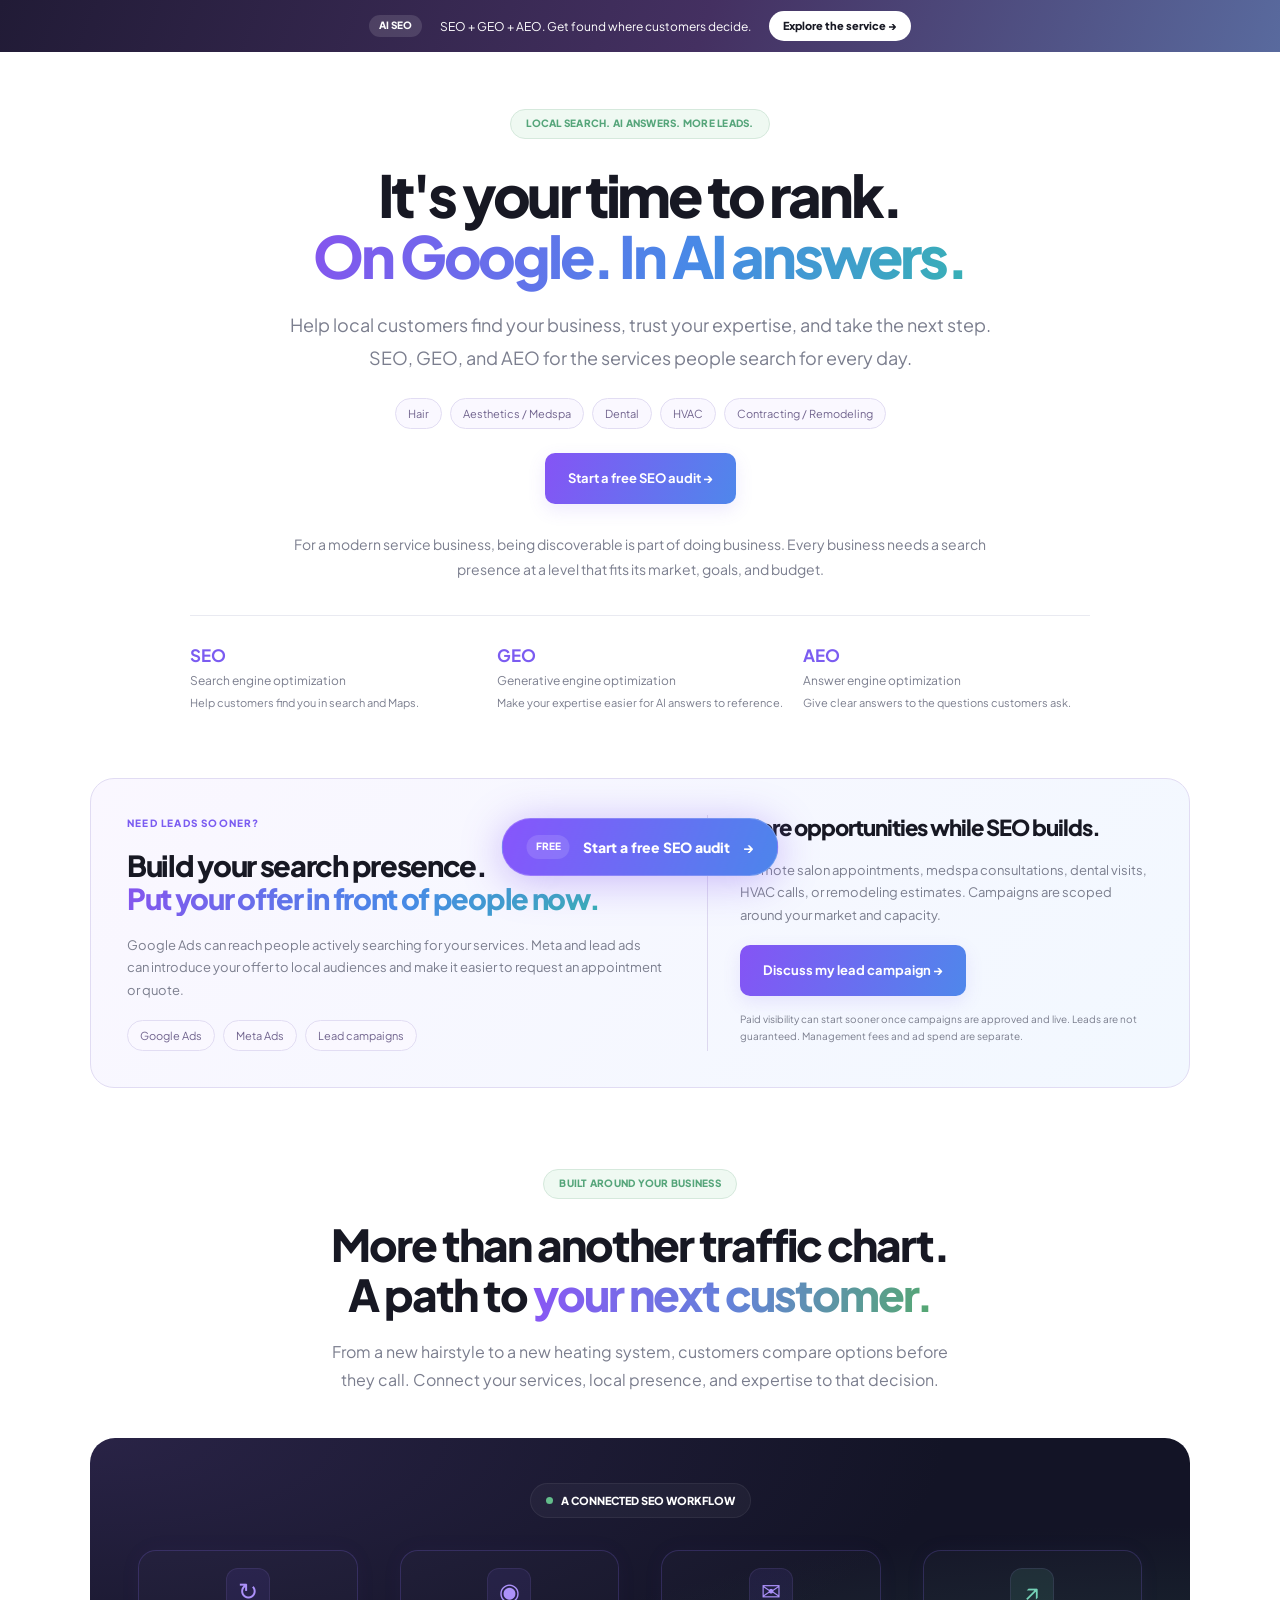
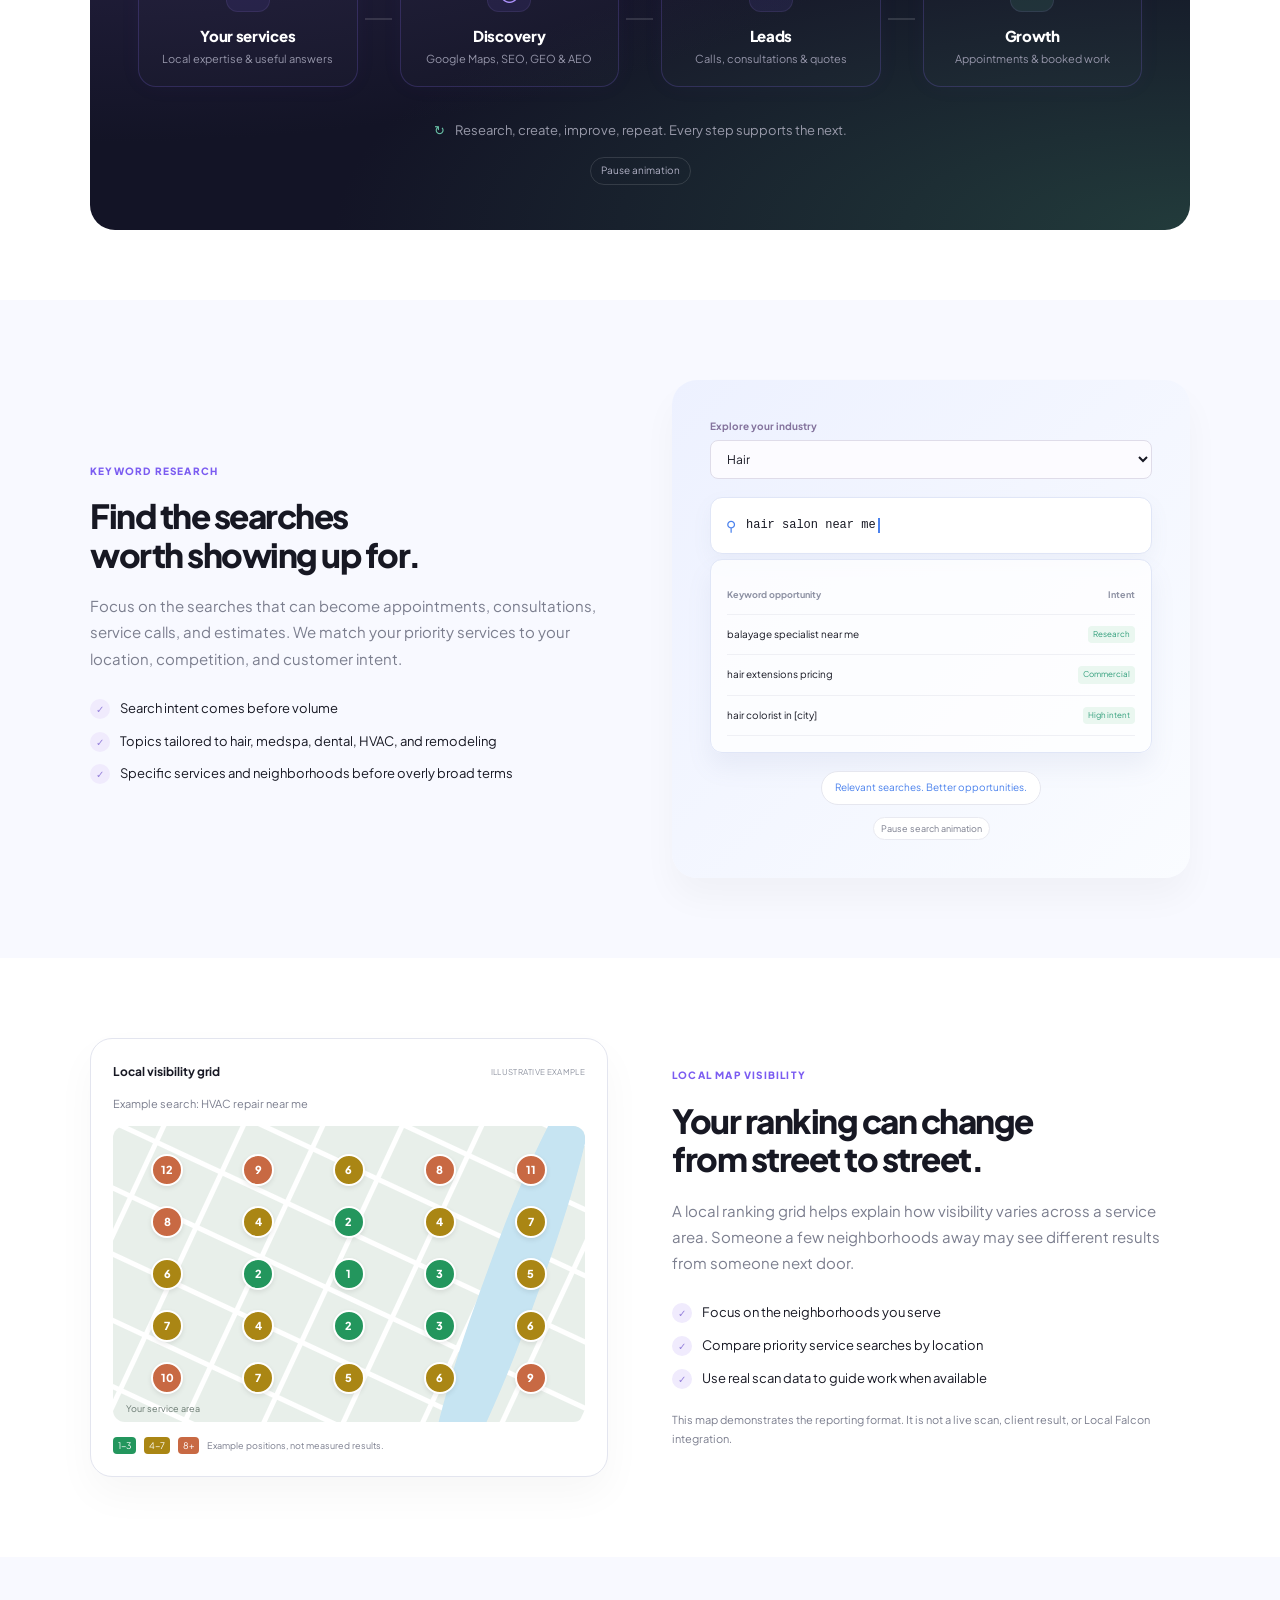
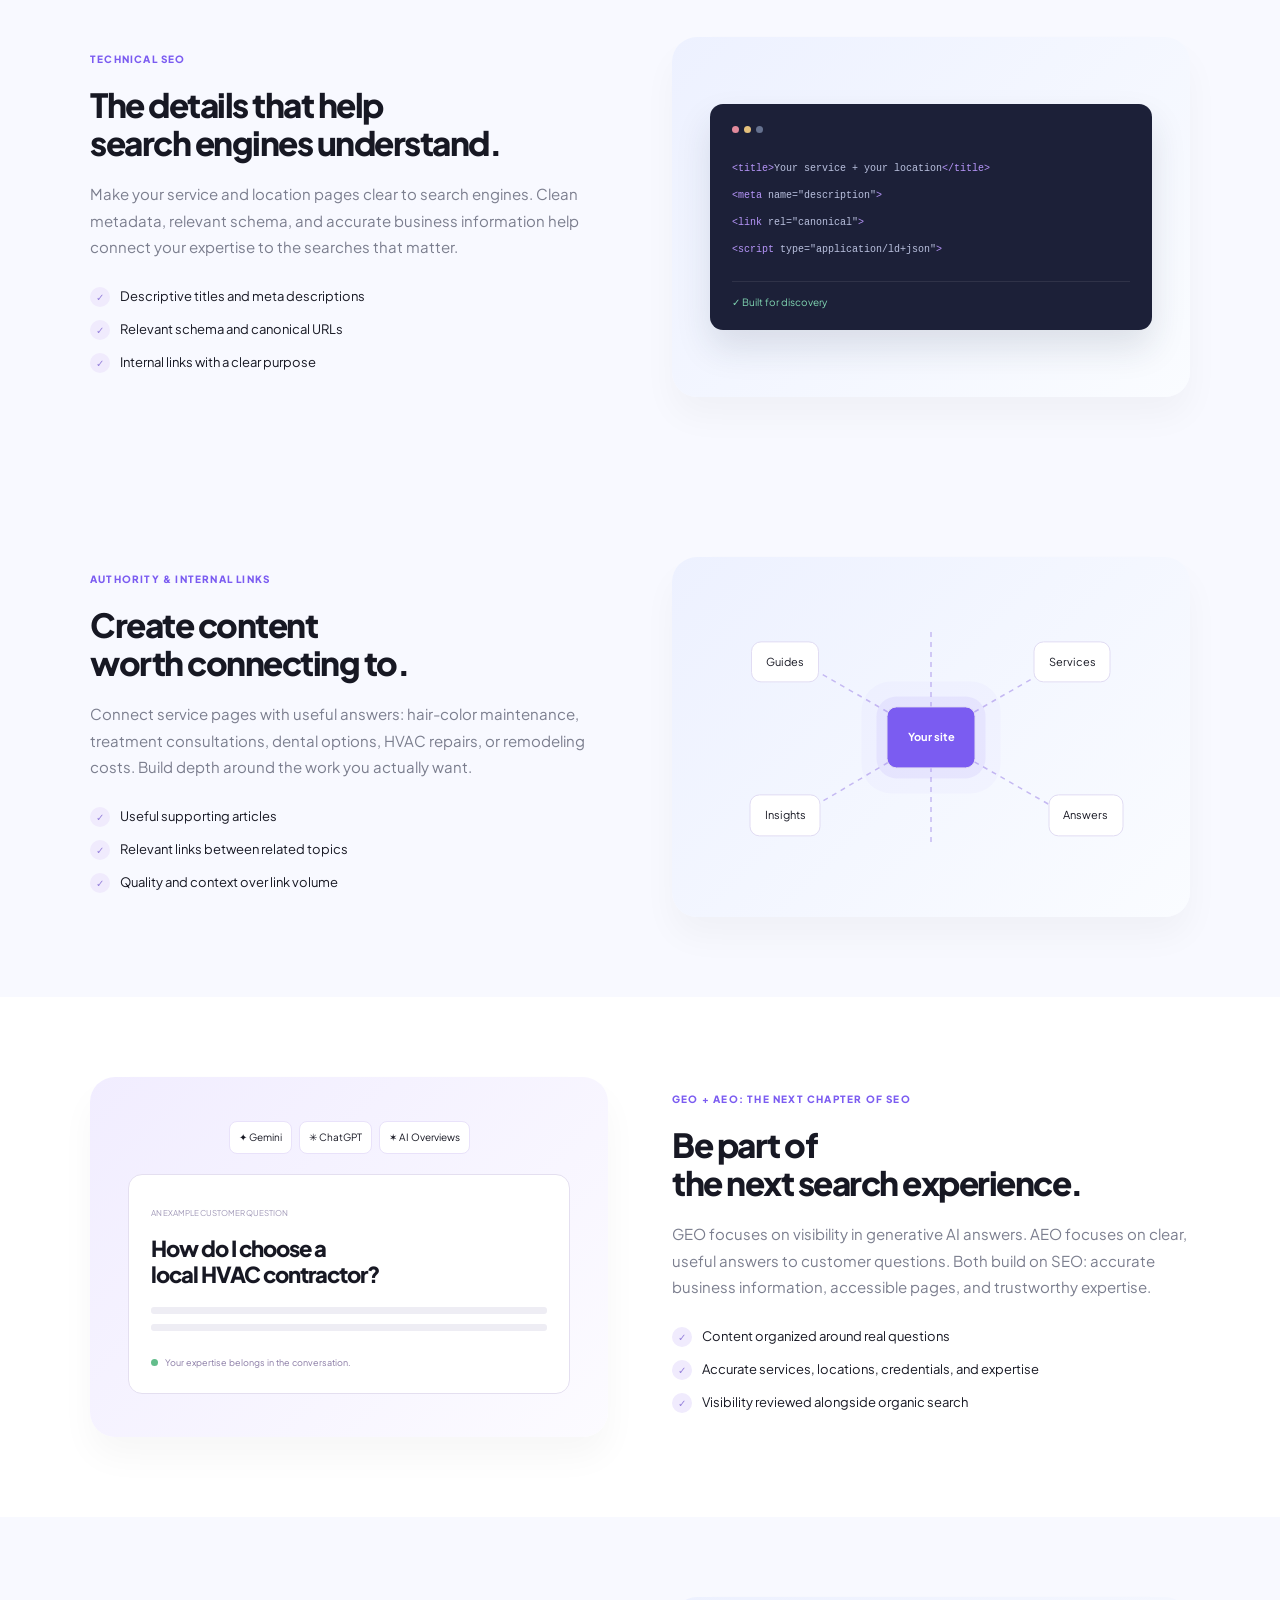
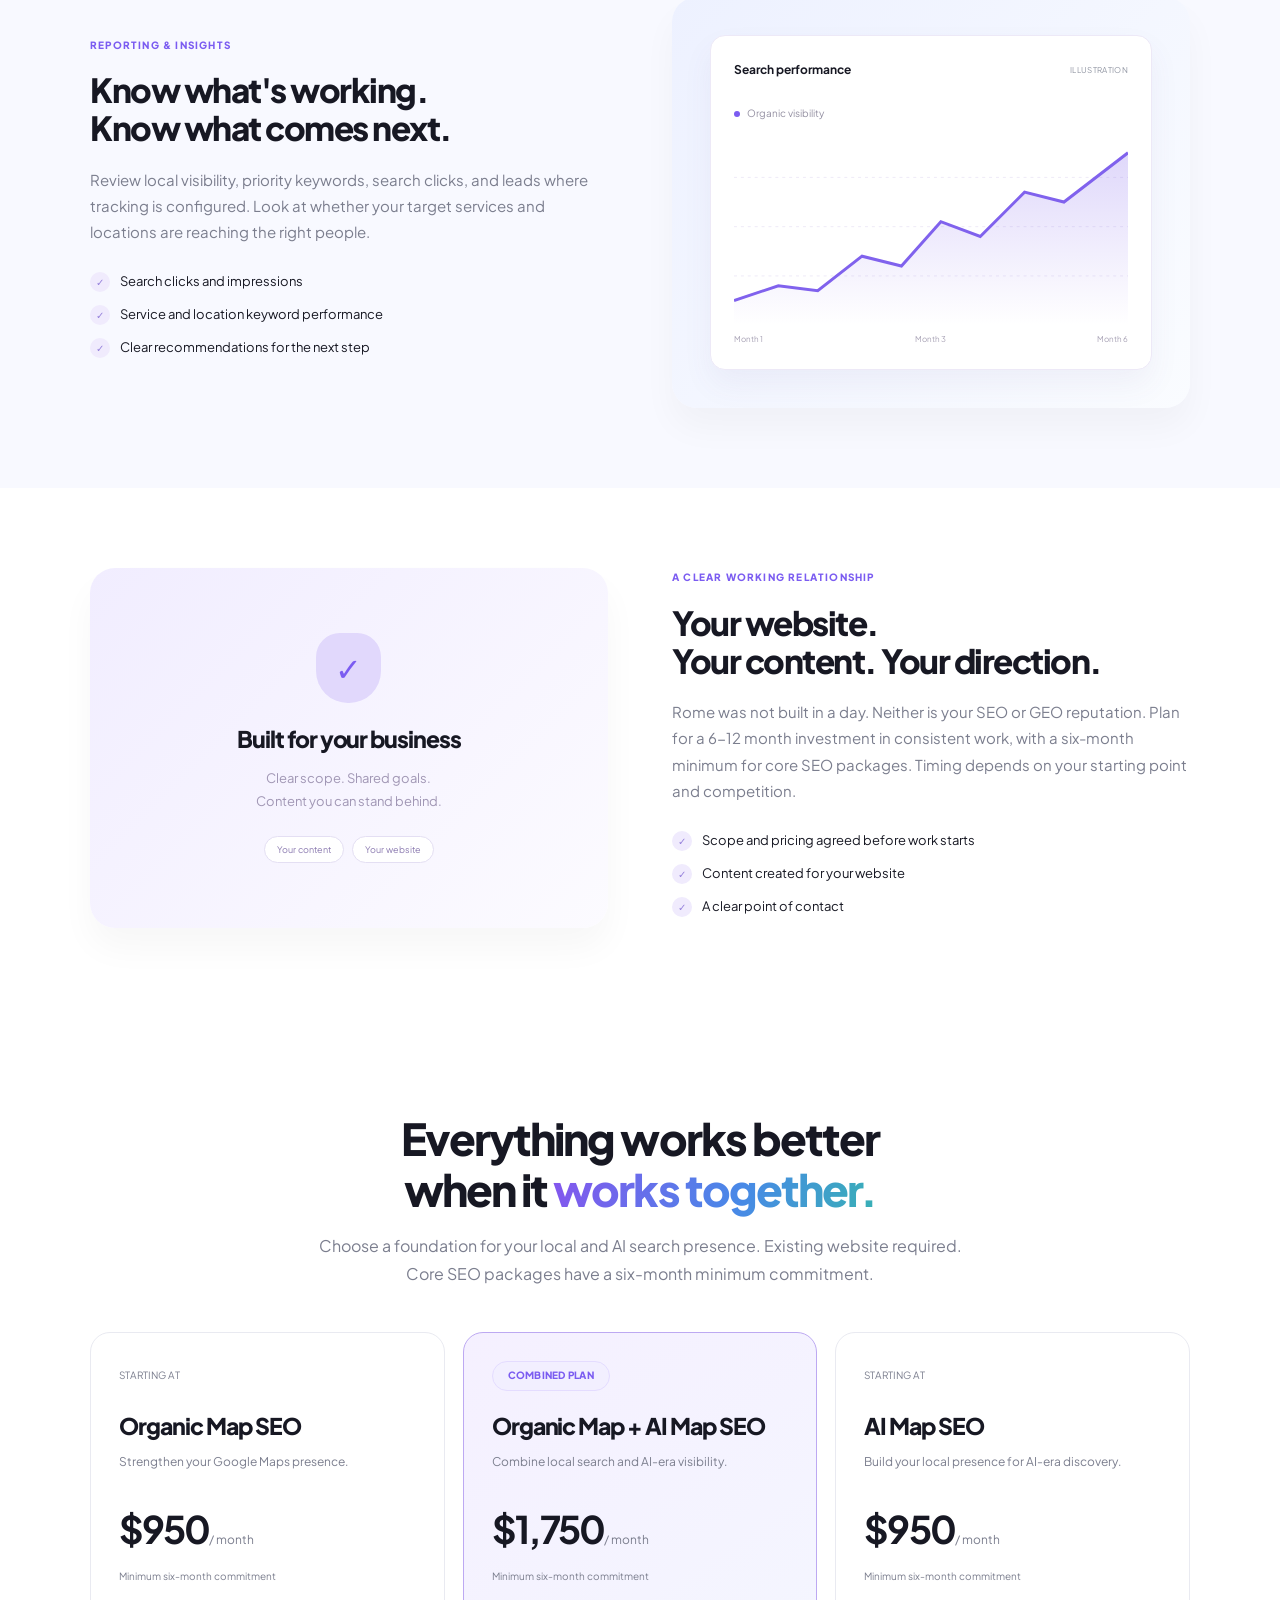
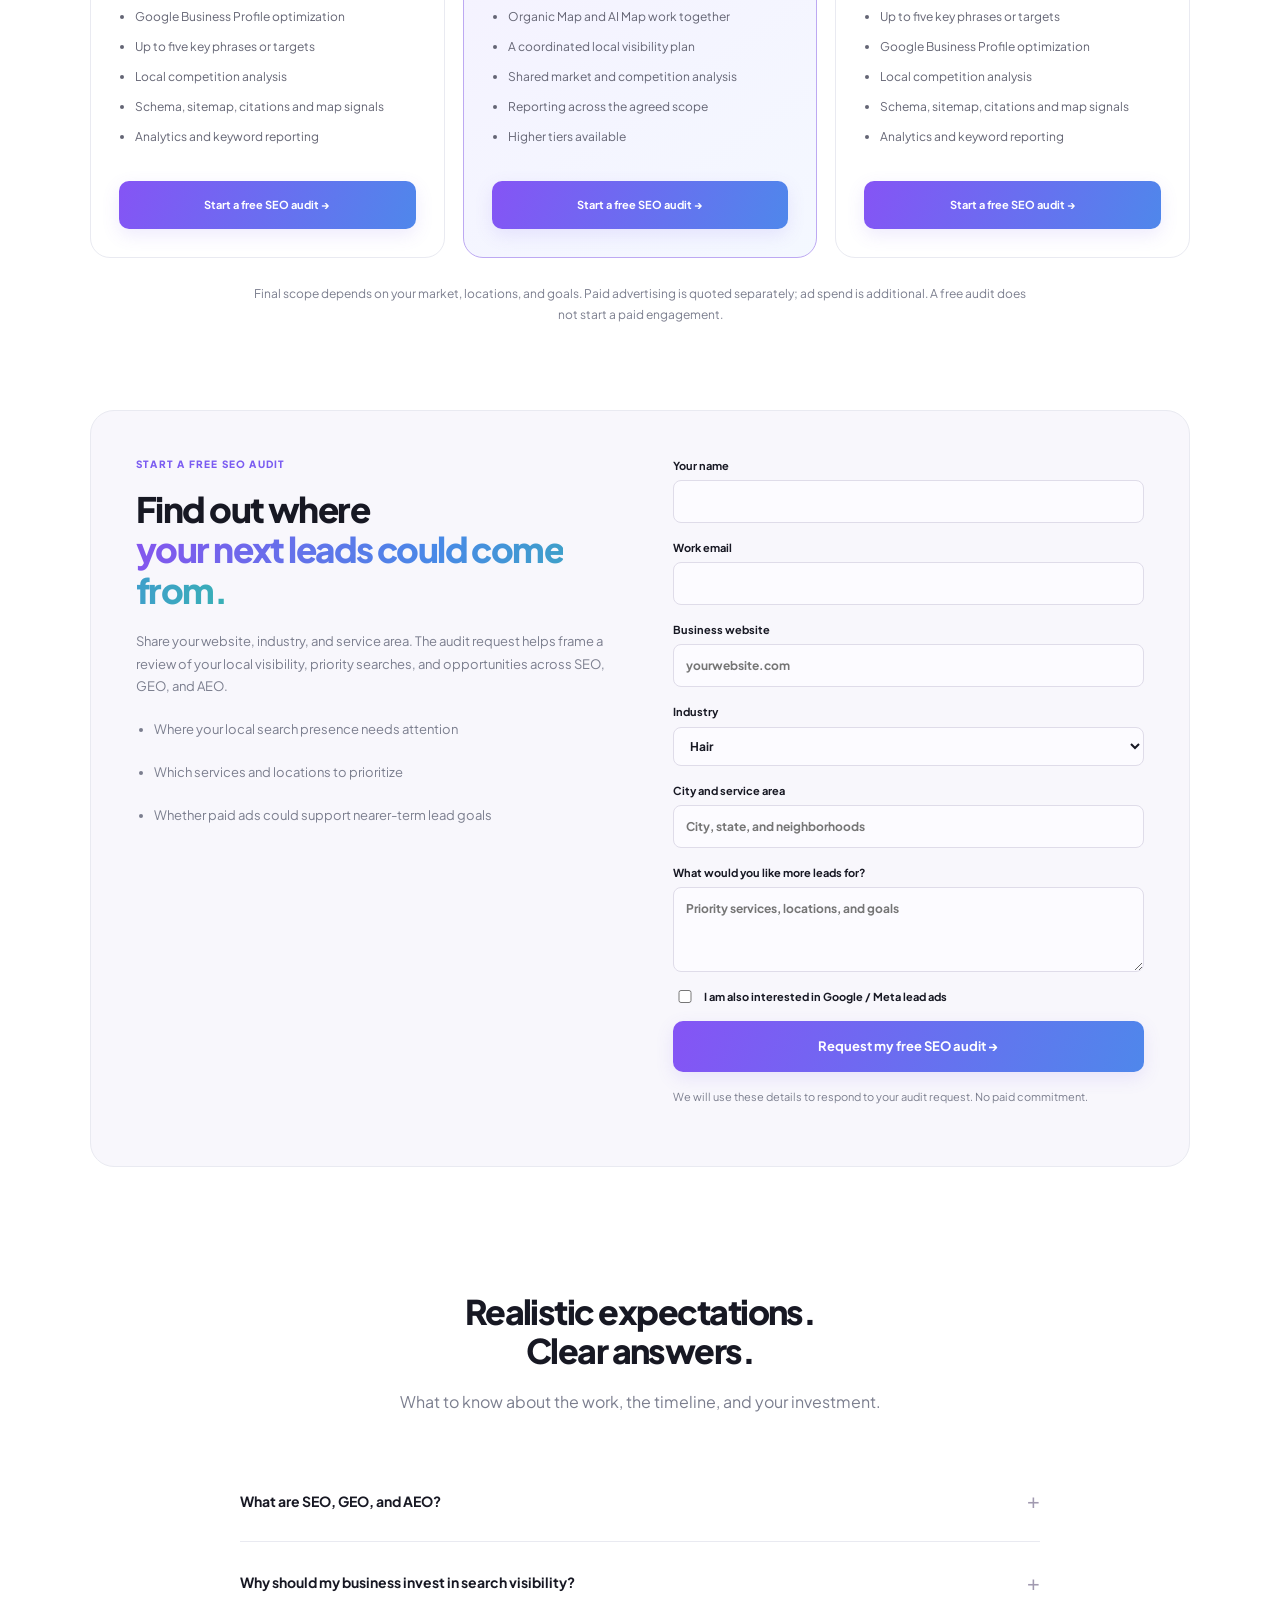
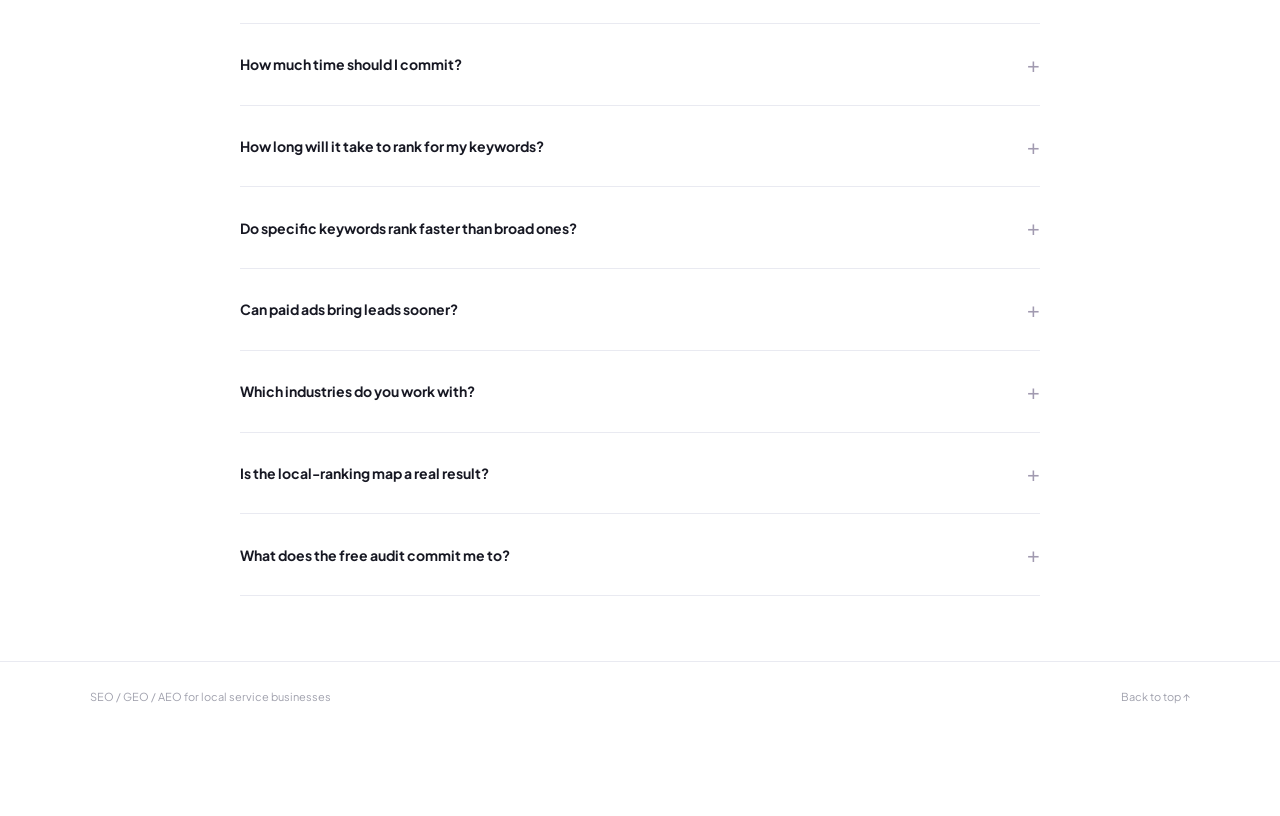
<file: index.html>
<!DOCTYPE html>
<html lang="en">
<head>
<meta charset="UTF-8">
<meta name="viewport" content="width=device-width, initial-scale=1">
<title>SEO, GEO &amp; AEO for Local Service Businesses</title>
<meta name="description" content="SEO, GEO, AEO and paid lead campaigns for hair salons, medspas, dentists, HVAC businesses and remodeling contractors.">
<link rel="preconnect" href="https://fonts.googleapis.com">
<link rel="preconnect" href="https://fonts.gstatic.com" crossorigin>
<link href="https://fonts.googleapis.com/css2?family=Plus+Jakarta+Sans:wght@400;500;600;700;800&display=swap" rel="stylesheet">
<link rel="stylesheet" href="style.css">
<script src="script.js" defer></script>
</head>
<body>
<a class="skip" href="#main">Skip to content</a>
<header class="announcement"><span class="mini-pill">AI SEO</span><span>SEO + GEO + AEO. Get found where customers decide.</span><a href="#features">Explore the service <span aria-hidden="true">&#8594;</span></a></header>
<main id="main">
<section class="hero container">
<span class="badge green">LOCAL SEARCH. AI ANSWERS. MORE LEADS.</span>
<h1>It's your time to rank.<br><span class="gradient">On Google. In AI answers.</span></h1>
<p>Help local customers find your business, trust your expertise, and take the next step.<br class="desktop"> SEO, GEO, and AEO for the services people search for every day.</p>
<div class="niche-labels"><span>Hair</span><span>Aesthetics / Medspa</span><span>Dental</span><span>HVAC</span><span>Contracting / Remodeling</span></div><a href="#audit" class="button">Start a free SEO audit &#8594;</a><p class="hero-context">For a modern service business, being discoverable is part of doing business. Every business needs a search presence at a level that fits its market, goals, and budget.</p><div class="search-definitions"><p><b>SEO</b> Search engine optimization<br><small>Help customers find you in search and Maps.</small></p><p><b>GEO</b> Generative engine optimization<br><small>Make your expertise easier for AI answers to reference.</small></p><p><b>AEO</b> Answer engine optimization<br><small>Give clear answers to the questions customers ask.</small></p></div>
</section>
<section class="ads-intro container" id="paid-ads"><div><span class="eyebrow">NEED LEADS SOONER?</span><h2>Build your search presence.<br><span class="gradient">Put your offer in front of people now.</span></h2><p>Google Ads can reach people actively searching for your services. Meta and lead ads can introduce your offer to local audiences and make it easier to request an appointment or quote.</p><div class="paid-tags"><span>Google Ads</span><span>Meta Ads</span><span>Lead campaigns</span></div></div><div class="ads-action"><h3>More opportunities while SEO builds.</h3><p>Promote salon appointments, medspa consultations, dental visits, HVAC calls, or remodeling estimates. Campaigns are scoped around your market and capacity.</p><a class="button" href="#audit">Discuss my lead campaign &#8594;</a><small>Paid visibility can start sooner once campaigns are approved and live. Leads are not guaranteed. Management fees and ad spend are separate.</small></div></section>
<section class="results container" id="approach">
<div class="section-heading"><span class="badge green">BUILT AROUND YOUR BUSINESS</span><h2>More than another traffic chart.<br>A path to <span class="gradient green-end">your next customer.</span></h2><p>From a new hairstyle to a new heating system, customers compare options before they call. Connect your services, local presence, and expertise to that decision.</p></div>
<div class="pipeline">
<span class="live-label"><i></i> A CONNECTED SEO WORKFLOW</span>
<div class="stages"><div class="stage"><span class="stage-icon">&#8635;</span><h3>Your services</h3><p>Local expertise &amp; useful answers</p></div><div class="stage"><span class="stage-icon">&#9673;</span><h3>Discovery</h3><p>Google Maps, SEO, GEO &amp; AEO</p></div><div class="stage"><span class="stage-icon">&#9993;</span><h3>Leads</h3><p>Calls, consultations &amp; quotes</p></div><div class="stage"><span class="stage-icon">&#8599;</span><h3>Growth</h3><p>Appointments &amp; booked work</p></div></div>
<p class="pipeline-note"><span>&#8635;</span> Research, create, improve, repeat. Every step supports the next.</p>
<button class="workflow-toggle" type="button" aria-pressed="false">Pause animation</button>
</div>
</section>
<section id="features" class="features">

<section class="feature alternate" id="keywords"><div class="container feature-grid"><div class="feature-art art-keywords" aria-label="Keyword research illustration"><div class="niche-select"><label for="niche-example">Explore your industry</label><select id="niche-example"><option value="hair">Hair</option><option value="medspa">Aesthetics / Medspa</option><option value="dental">Dental</option><option value="hvac">HVAC</option><option value="remodeling">Contracting / Remodeling</option></select></div><div class="search-box" role="img" aria-label="Someone typing hair salon near me"><span aria-hidden="true">&#9906;</span><span class="search-query" aria-hidden="true">hair salon near me</span><i class="cursor" aria-hidden="true"></i></div><div class="keyword-table"><div><b>Keyword opportunity</b><b>Intent</b></div><div><span>balayage specialist near me</span><em>Research</em></div><div><span>hair extensions pricing</span><em>Commercial</em></div><div><span>hair colorist in [city]</span><em>High intent</em></div></div><div class="float-note">Relevant searches. Better opportunities.</div><button class="search-toggle overview-toggle" type="button" aria-pressed="false">Pause search animation</button></div><div class="feature-copy"><span class="eyebrow">Keyword research</span><h3>Find the searches<br>worth showing up for.</h3><p>Focus on the searches that can become appointments, consultations, service calls, and estimates. We match your priority services to your location, competition, and customer intent.</p><ul><li>Search intent comes before volume</li><li>Topics tailored to hair, medspa, dental, HVAC, and remodeling</li><li>Specific services and neighborhoods before overly broad terms</li></ul></div></div></section>
<section class="feature" id="local-map"><div class="container feature-grid"><figure class="local-map"><div class="mock-head"><b>Local visibility grid</b><span>ILLUSTRATIVE EXAMPLE</span></div><p class="map-query">Example search: HVAC repair near me</p><div class="rank-map" role="img" aria-label="Illustrative 5 by 5 grid of local search positions, ranging from 1 to 12. Not client results."><div class="map-river"></div><span class="map-place">Your service area</span><div class="rank-grid"><span class="rank-dot rank-low">12</span><span class="rank-dot rank-low">9</span><span class="rank-dot rank-mid">6</span><span class="rank-dot rank-low">8</span><span class="rank-dot rank-low">11</span><span class="rank-dot rank-low">8</span><span class="rank-dot rank-mid">4</span><span class="rank-dot rank-good">2</span><span class="rank-dot rank-mid">4</span><span class="rank-dot rank-mid">7</span><span class="rank-dot rank-mid">6</span><span class="rank-dot rank-good">2</span><span class="rank-dot rank-good">1</span><span class="rank-dot rank-good">3</span><span class="rank-dot rank-mid">5</span><span class="rank-dot rank-mid">7</span><span class="rank-dot rank-mid">4</span><span class="rank-dot rank-good">2</span><span class="rank-dot rank-good">3</span><span class="rank-dot rank-mid">6</span><span class="rank-dot rank-low">10</span><span class="rank-dot rank-mid">7</span><span class="rank-dot rank-mid">5</span><span class="rank-dot rank-mid">6</span><span class="rank-dot rank-low">9</span></div></div><figcaption><span class="rank-key good">1-3</span><span class="rank-key mid">4-7</span><span class="rank-key low">8+</span><span>Example positions, not measured results.</span></figcaption></figure><div class="feature-copy"><span class="eyebrow">LOCAL MAP VISIBILITY</span><h3>Your ranking can change<br>from street to street.</h3><p>A local ranking grid helps explain how visibility varies across a service area. Someone a few neighborhoods away may see different results from someone next door.</p><ul><li>Focus on the neighborhoods you serve</li><li>Compare priority service searches by location</li><li>Use real scan data to guide work when available</li></ul><p class="map-disclaimer">This map demonstrates the reporting format. It is not a live scan, client result, or Local Falcon integration.</p></div></div></section>
<section class="feature alternate" id="technical"><div class="container feature-grid"><div class="feature-art art-technical" aria-label="Technical SEO illustration"><div class="code"><div class="window-dots"><i></i><i></i><i></i></div><p><span>&lt;title&gt;</span>Your service + your location<span>&lt;/title&gt;</span></p><p><span>&lt;meta</span> name="description"<span>&gt;</span></p><p><span>&lt;link</span> rel="canonical"<span>&gt;</span></p><p><span>&lt;script</span> type="application/ld+json"<span>&gt;</span></p><div class="code-status">&#10003; Built for discovery</div></div></div><div class="feature-copy"><span class="eyebrow">Technical SEO</span><h3>The details that help<br>search engines understand.</h3><p>Make your service and location pages clear to search engines. Clean metadata, relevant schema, and accurate business information help connect your expertise to the searches that matter.</p><ul><li>Descriptive titles and meta descriptions</li><li>Relevant schema and canonical URLs</li><li>Internal links with a clear purpose</li></ul></div></div></section>
<section class="feature alternate" id="authority"><div class="container feature-grid"><div class="feature-art art-authority" aria-label="Authority & internal links illustration"><div class="network"><svg viewBox="0 0 400 260" aria-hidden="true"><path d="M200 130L70 55M200 130L330 55M200 130L65 210M200 130L340 210M200 130L200 25M200 130L200 240"/></svg><b class="hub">Your site</b><span class="node n1">Guides</span><span class="node n2">Services</span><span class="node n3">Insights</span><span class="node n4">Answers</span></div></div><div class="feature-copy"><span class="eyebrow">Authority & internal links</span><h3>Create content<br>worth connecting to.</h3><p>Connect service pages with useful answers: hair-color maintenance, treatment consultations, dental options, HVAC repairs, or remodeling costs. Build depth around the work you actually want.</p><ul><li>Useful supporting articles</li><li>Relevant links between related topics</li><li>Quality and context over link volume</li></ul></div></div></section>
<section class="feature " id="ai"><div class="container feature-grid"><div class="feature-art art-ai" aria-label="AI search visibility illustration"><div class="ai-chips"><span>&#10022; Gemini</span><span>&#10035; ChatGPT</span><span>&#10038; AI Overviews</span></div><div class="answer"><small>AN EXAMPLE CUSTOMER QUESTION</small><h4>How do I choose a<br>local HVAC contractor?</h4><div class="line"></div><div class="line"></div><div class="citation"><i></i> Your expertise belongs in the conversation.</div></div></div><div class="feature-copy"><span class="eyebrow">GEO + AEO: the next chapter of SEO</span><h3>Be part of<br>the next search experience.</h3><p>GEO focuses on visibility in generative AI answers. AEO focuses on clear, useful answers to customer questions. Both build on SEO: accurate business information, accessible pages, and trustworthy expertise.</p><ul><li>Content organized around real questions</li><li>Accurate services, locations, credentials, and expertise</li><li>Visibility reviewed alongside organic search</li></ul></div></div></section>
<section class="feature alternate" id="analytics"><div class="container feature-grid"><div class="feature-art art-analytics" aria-label="Reporting & insights illustration"><div class="chart-card"><div class="mock-head"><b>Search performance</b><span>ILLUSTRATION</span></div><div class="legend"><i></i> Organic visibility</div><svg viewBox="0 0 400 190" role="img" aria-label="Illustrative upward trend, not actual results"><defs><linearGradient id="area" x1="0" y1="0" x2="0" y2="1"><stop stop-color="#8062ed" stop-opacity=".25"/><stop offset="1" stop-color="#8062ed" stop-opacity="0"/></linearGradient></defs><path class="grid-lines" d="M0 40H400M0 90H400M0 140H400"/><path fill="url(#area)" d="M0 165L45 150L85 155L130 120L170 130L210 85L250 100L295 55L335 65L400 15V190H0Z"/><path class="trend" d="M0 165L45 150L85 155L130 120L170 130L210 85L250 100L295 55L335 65L400 15"/></svg><div class="axis"><span>Month 1</span><span>Month 3</span><span>Month 6</span></div></div></div><div class="feature-copy"><span class="eyebrow">Reporting & insights</span><h3>Know what's working.<br>Know what comes next.</h3><p>Review local visibility, priority keywords, search clicks, and leads where tracking is configured. Look at whether your target services and locations are reaching the right people.</p><ul><li>Search clicks and impressions</li><li>Service and location keyword performance</li><li>Clear recommendations for the next step</li></ul></div></div></section>
<section class="feature " id="ownership"><div class="container feature-grid"><div class="feature-art art-ownership" aria-label="A clear working relationship illustration"><div class="ownership"><div class="shield">&#10003;</div><h4>Built for your business</h4><p>Clear scope. Shared goals.<br>Content you can stand behind.</p><div class="ownership-tags"><span>Your content</span><span>Your website</span></div></div></div><div class="feature-copy"><span class="eyebrow">A clear working relationship</span><h3>Your website.<br>Your content. Your direction.</h3><p>Rome was not built in a day. Neither is your SEO or GEO reputation. Plan for a 6-12 month investment in consistent work, with a six-month minimum for core SEO packages. Timing depends on your starting point and competition.</p><ul><li>Scope and pricing agreed before work starts</li><li>Content created for your website</li><li>A clear point of contact</li></ul></div></div></section>
</section>
<section class="pricing container" id="pricing"><div class="section-heading"><h2>Everything works better<br>when it <span class="gradient">works together.</span></h2><p>Choose a foundation for your local and AI search presence. Existing website required. Core SEO packages have a six-month minimum commitment.</p></div><div class="pricing-grid"><article class="price-card "><span class="price-label">STARTING AT</span><h3>Organic Map SEO</h3><p>Strengthen your Google Maps presence.</p><div class="price"><strong>$950</strong><span>/ month</span></div><small>Minimum six-month commitment</small><ul><li>Google Business Profile optimization</li><li>Up to five key phrases or targets</li><li>Local competition analysis</li><li>Schema, sitemap, citations and map signals</li><li>Analytics and keyword reporting</li></ul><a class="button" href="#audit">Start a free SEO audit &#8594;</a></article><article class="price-card recommended"><span class="badge">COMBINED PLAN</span><h3>Organic Map + AI Map SEO</h3><p>Combine local search and AI-era visibility.</p><div class="price"><strong>$1,750</strong><span>/ month</span></div><small>Minimum six-month commitment</small><ul><li>Organic Map and AI Map work together</li><li>A coordinated local visibility plan</li><li>Shared market and competition analysis</li><li>Reporting across the agreed scope</li><li>Higher tiers available</li></ul><a class="button" href="#audit">Start a free SEO audit &#8594;</a></article><article class="price-card "><span class="price-label">STARTING AT</span><h3>AI Map SEO</h3><p>Build your local presence for AI-era discovery.</p><div class="price"><strong>$950</strong><span>/ month</span></div><small>Minimum six-month commitment</small><ul><li>Up to five key phrases or targets</li><li>Google Business Profile optimization</li><li>Local competition analysis</li><li>Schema, sitemap, citations and map signals</li><li>Analytics and keyword reporting</li></ul><a class="button" href="#audit">Start a free SEO audit &#8594;</a></article></div><p class="pricing-note">Final scope depends on your market, locations, and goals. Paid advertising is quoted separately; ad spend is additional. A free audit does not start a paid engagement.</p></section>
<section class="audit-section container" id="audit"><div><span class="eyebrow">START A FREE SEO AUDIT</span><h2>Find out where<br><span class="gradient">your next leads could come from.</span></h2><p>Share your website, industry, and service area. The audit request helps frame a review of your local visibility, priority searches, and opportunities across SEO, GEO, and AEO.</p><ul><li>Where your local search presence needs attention</li><li>Which services and locations to prioritize</li><li>Whether paid ads could support nearer-term lead goals</li></ul></div><form id="audit-form" name="seo-audit" method="POST" action="/thank-you.html" data-netlify="true" netlify-honeypot="bot-field"><input type="hidden" name="form-name" value="seo-audit"><div hidden><label>Leave this field empty<input name="bot-field" tabindex="-1" autocomplete="off"></label></div><label>Your name<input name="name" autocomplete="name" required></label><label>Work email<input name="email" type="email" autocomplete="email" required></label><label>Business website<input name="website" placeholder="yourwebsite.com" required></label><label>Industry<select name="industry"><option>Hair</option><option>Aesthetics / Medspa</option><option>Dental</option><option>HVAC</option><option>Contracting / Remodeling</option></select></label><label>City and service area<input name="location" placeholder="City, state, and neighborhoods" required></label><label>What would you like more leads for?<textarea name="goals" rows="3" placeholder="Priority services, locations, and goals"></textarea></label><label class="checkbox-label"><input type="checkbox" name="ads"> I am also interested in Google / Meta lead ads</label><button type="submit" class="button">Request my free SEO audit &#8594;</button><p class="form-note">We will use these details to respond to your audit request. No paid commitment.</p><p role="status" id="audit-status"></p></form></section>
<section class="faq container" id="faq"><div class="section-heading"><h2>Realistic expectations.<br>Clear answers.</h2><p>What to know about the work, the timeline, and your investment.</p></div><details><summary>What are SEO, GEO, and AEO?<span aria-hidden="true">+</span></summary><p>SEO helps your business be discovered in search engines and Maps. GEO means generative engine optimization, focused on visibility in AI-generated answers. AEO means answer engine optimization, focused on answering questions clearly. They are connected approaches, with SEO providing the foundation.</p></details><details><summary>Why should my business invest in search visibility?<span aria-hidden="true">+</span></summary><p>People research salons, treatments, dentists, home repairs, and remodeling before they book. Maintaining a useful website, accurate local listings, and clear service information belongs in every service business's marketing plan. The right level of investment depends on your goals and competition.</p></details><details><summary>How much time should I commit?<span aria-hidden="true">+</span></summary><p>Our core SEO packages require a six-month minimum. Plan for 6-12 months of consistent work to give your SEO and GEO presence time to develop. This is an investment horizon, not a promise of a particular ranking or number of leads.</p></details><details><summary>How long will it take to rank for my keywords?<span aria-hidden="true">+</span></summary><p>There is no fixed deadline. Your site's history, technical condition, local competition, proximity, and the specificity of your keywords all affect progress. Some changes may show earlier movement; competitive phrases may take longer than 12 months. We review progress and adjust priorities rather than guarantee positions.</p></details><details><summary>Do specific keywords rank faster than broad ones?<span aria-hidden="true">+</span></summary><p>A phrase such as 'balayage specialist in [neighborhood]' or 'heat pump repair in [city]' may face less competition than 'hair salon' or 'HVAC.' Specific searches can also indicate stronger intent. We assess the actual market before choosing targets; specificity alone does not guarantee a faster ranking.</p></details><details><summary>Can paid ads bring leads sooner?<span aria-hidden="true">+</span></summary><p>Google Ads, Meta campaigns, and lead ads can create visibility sooner once approved and launched. They require budget, relevant offers, good follow-up, and optimization. Leads are not guaranteed, and advertising does not buy higher organic rankings. Management and ad spend are separate from SEO pricing.</p></details><details><summary>Which industries do you work with?<span aria-hidden="true">+</span></summary><p>Hair salons and specialists, aesthetics and medspas, dental practices, HVAC companies, and contracting or remodeling businesses. Service pages, questions, keywords, and conversion paths are tailored to each business. Medical and dental content needs review by the appropriate qualified professional.</p></details><details><summary>Is the local-ranking map a real result?<span aria-hidden="true">+</span></summary><p>The map on this page is an illustrative example. A real scan would need your business listing, keyword, service area, and a connected ranking-data provider. No example ranking is presented as a client result.</p></details><details><summary>What does the free audit commit me to?<span aria-hidden="true">+</span></summary><p>Nothing paid starts from an audit request. Scope, fees, and commitment are agreed before paid work begins. Submit your website and service area through the form to request a review.</p></details></section>
</main>
<footer><span>SEO / GEO / AEO for local service businesses</span><a href="#main">Back to top &#8593;</a></footer>
<a class="floating-cta" href="#audit"><span>FREE</span> Start a free SEO audit <b>&#8594;</b></a>

</body></html>
</file>
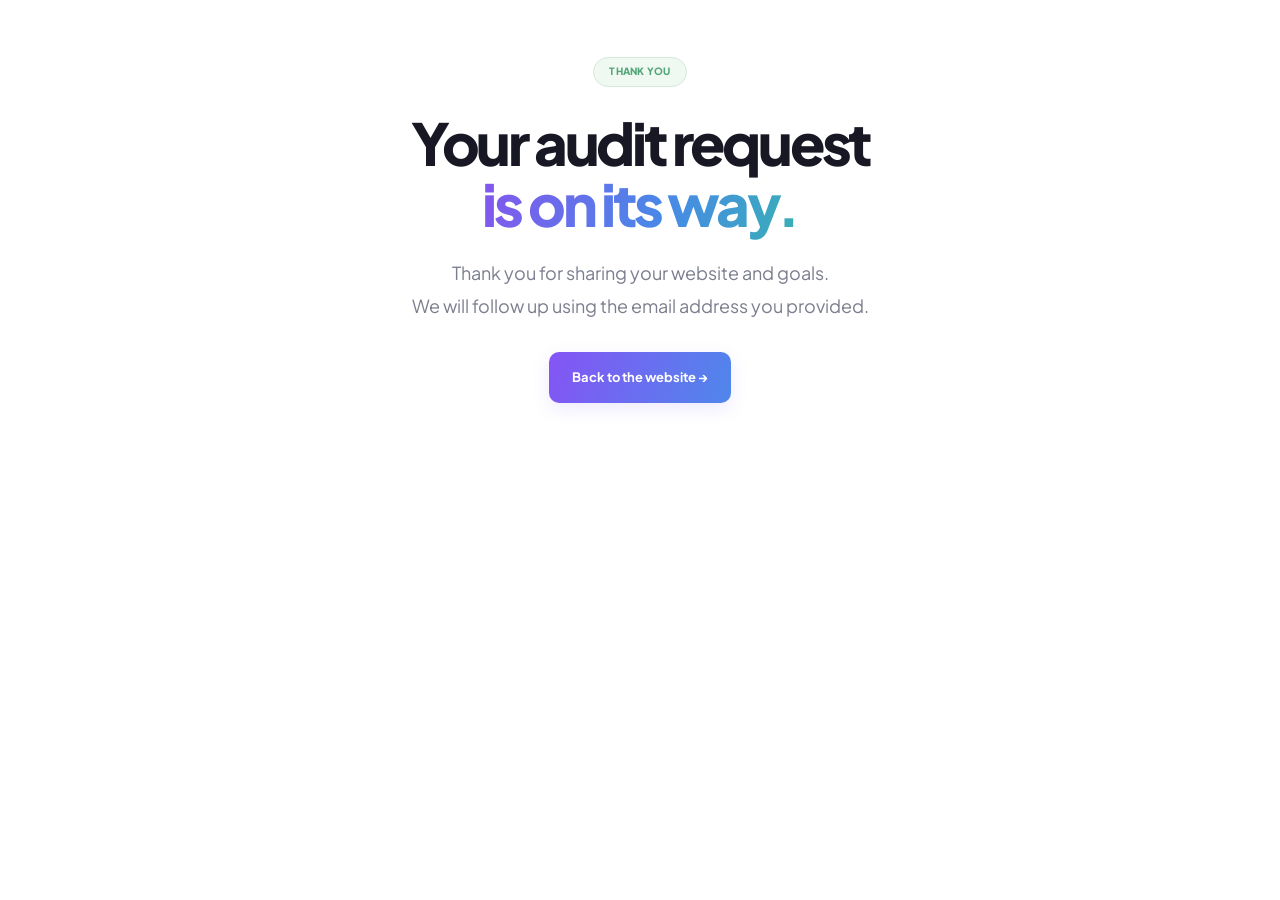
<file: thank-you.html>
<!DOCTYPE html>
<html lang="en">
<head>
  <meta charset="UTF-8">
  <meta name="viewport" content="width=device-width, initial-scale=1">
  <meta name="robots" content="noindex">
  <title>Audit Request Received</title>
  <link rel="preconnect" href="https://fonts.googleapis.com">
  <link rel="preconnect" href="https://fonts.gstatic.com" crossorigin>
  <link href="https://fonts.googleapis.com/css2?family=Plus+Jakarta+Sans:wght@400;500;600;700;800&display=swap" rel="stylesheet">
  <link rel="stylesheet" href="style.css">
</head>
<body>
  <main class="hero container">
    <span class="badge green">THANK YOU</span>
    <h1>Your audit request<br><span class="gradient">is on its way.</span></h1>
    <p>Thank you for sharing your website and goals.<br>We will follow up using the email address you provided.</p>
    <a class="button" href="/index.html" style="margin-top:30px">Back to the website &#8594;</a>
  </main>
</body>
</html>
</file>
<file: style.css>
:root {
  --ink: #171823;
  --muted: #7b7e8e;
  --purple: #7b5cf1;
  --blue: #4b82ed;
  --green: #22a36a;
  --line: #e9eaf1;
}
* { box-sizing: border-box; }
html { scroll-behavior: smooth; scroll-padding-top: 80px; }
body { margin: 0; background: #fff; color: var(--ink); font-family: "Plus Jakarta Sans", sans-serif; font-size: 15px; line-height: 1.75; }
button, input, textarea, select { font: inherit; }
button, a, summary { -webkit-tap-highlight-color: transparent; }
a { color: inherit; text-decoration: none; }
button { cursor: pointer; }
h1,h2,h3,h4,p { margin: 0; }
h1,h2,h3,h4 { font-weight: 800; line-height: 1.15; letter-spacing: -.045em; }
.container { width: min(1100px, calc(100% - 48px)); margin-inline: auto; }
.skip { position: fixed; top: -100px; z-index: 100; background: white; padding: 12px; }
.skip:focus { top: 0; }
:focus-visible { outline: 3px solid #9577ff; outline-offset: 5px; }
.announcement { min-height: 52px; padding: 10px 20px; display: flex; align-items: center; justify-content: center; gap: 18px; background: linear-gradient(110deg,#211b36,#443061 55%,#596a9e); color: #fff; font-size: 12px; position: sticky; top: 0; z-index: 20; }
.mini-pill { border-radius: 20px; padding: 2px 10px; background: #ffffff20; font-size: 10px; font-weight: 800; }
.announcement a { background: white; color: var(--ink); border-radius: 30px; padding: 5px 14px; font-size: 11px; font-weight: 800; }
.hero { text-align: center; padding: 56px 0 118px; }
.badge { display: inline-block; background: #f2efff; border: 1px solid #e4dcff; color: var(--purple); border-radius: 30px; padding: 5px 15px; font-size: 10px; font-weight: 800; letter-spacing: .025em; }
.badge.green { color: #55a57a; background: #eff9f2; border-color: #d5e9dc; }
.hero h1 { font-size: clamp(38px,4.6vw,58px); line-height: 1.06; margin: 25px 0 23px; letter-spacing: -.055em; }
.gradient { background: linear-gradient(105deg,#8555ee,#4889e7 58%,#38b0b5); color: transparent; background-clip: text; -webkit-background-clip: text; }
.green-end { background-image: linear-gradient(100deg,#8956f5,#6482d9,#55a871); }
.hero p { font-size: 18px; color: var(--muted); line-height: 1.8; }
.hero-link { display: inline-flex; gap: 12px; margin-top: 28px; font-size: 12px; font-weight: 700; color: var(--purple); }
.section-heading { text-align: center; max-width: 780px; margin: 0 auto 44px; }
.section-heading h2 { font-size: clamp(30px,3.6vw,44px); margin: 20px 0 18px; }
.section-heading p { max-width: 650px; margin: auto; color: var(--muted); font-size: 16px; }
.pipeline { border-radius: 25px; padding: 45px 48px; color: white; text-align: center; background: radial-gradient(ellipse at 0 0,#292346,transparent 55%),radial-gradient(ellipse at 100% 100%,#223b3b,transparent 55%),#131426; }
.live-label { display: inline-flex; align-items: center; gap: 8px; border-radius: 30px; padding: 7px 15px; background: #ffffff0a; border: 1px solid #ffffff10; font-size: 11px; font-weight: 800; }
.live-label i,.mock-foot i,.citation i { width: 7px; height: 7px; border-radius: 50%; background: #63bd8b; display: inline-block; }
.stages { display: grid; grid-template-columns: repeat(4,minmax(0,1fr)); gap: 42px; margin-top: 32px; }
.stage { position: relative; padding: 17px 8px; background: #ffffff04; border: 1px solid #8d71ff35; border-radius: 18px; box-shadow: 0 0 25px #7655d50a; }
.stage:not(:last-child)::after { content: ""; position: absolute; top: 50%; right: -35px; width: 27px; height: 2px; background: #ffffff20; }
.stage-icon { display: inline-grid; place-items: center; color: #ac91fa; background: #795af21a; border: 1px solid #a18adf20; border-radius: 12px; width: 44px; height: 44px; font-size: 24px; }
.stage:last-child .stage-icon { color: #75d2b7; background: #58ba8c20; }
.stage h3 { font-size: 15px; letter-spacing: -.02em; margin: 15px 0 5px; }
.stage p { color: #9595a9; font-size: 11px; }
.stage { --phase: 0s; --glow: #a98aff; animation: workflow-stage 8s var(--phase) ease-in-out infinite; }
.stage:nth-child(2) { --phase: -6s; }
.stage:nth-child(3) { --phase: -4s; }
.stage:nth-child(4) { --phase: -2s; --glow: #75d2b7; }
.stage-icon { animation: workflow-icon 8s var(--phase) ease-in-out infinite; }
.stage:not(:last-child)::before {
  content: "";
  position: absolute;
  top: calc(50% - 2px);
  right: -13px;
  width: 6px;
  height: 6px;
  border-radius: 50%;
  background: var(--glow);
  box-shadow: 0 0 10px var(--glow);
  opacity: 0;
  animation: workflow-signal 8s var(--phase) linear infinite;
}
.workflow-toggle { margin-top: 16px; padding: 4px 10px; border: 1px solid #ffffff20; border-radius: 20px; background: transparent; color: #b0b0c4; font-size: 10px; }
.workflow-toggle:hover { color: white; border-color: #ffffff50; }
.pipeline.is-paused .stage,
.pipeline.is-paused .stage-icon,
.pipeline.is-paused .stage::before { animation-play-state: paused; }
@keyframes workflow-stage {
  0%, 25%, 100% { border-color: #8d71ff35; box-shadow: 0 0 25px #7655d50a; }
  5%, 19% { border-color: var(--glow); box-shadow: 0 0 22px -10px var(--glow), inset 0 0 25px #ffffff05; }
}
@keyframes workflow-icon {
  0%, 25%, 100% { transform: translateY(0); }
  7%, 18% { transform: translateY(-4px); }
}
@keyframes workflow-signal {
  0%, 18% { opacity: 0; transform: translateX(0); }
  20% { opacity: 1; transform: translateX(0); }
  24% { opacity: 1; transform: translateX(24px); }
  25%, 100% { opacity: 0; transform: translateX(24px); }
}
.pipeline-note { color: #999aaa; font-size: 13px; margin-top: 32px; }
.pipeline-note span { color: #6ac3a8; padding-right: 8px; }
.comparison { max-width: 860px; margin: 32px auto; display: grid; grid-template-columns: 1fr 1fr; gap: 16px; }
.comparison article { border: 1px solid var(--line); border-radius: 19px; padding: 24px; }
.comparison article:last-child { border-color: #d9cff6; background: linear-gradient(140deg,#faf7ff,#f7fcfa); box-shadow: inset 0 0 0 1px #e5dcf5; }
.eyebrow { display: block; font-size: 10px; font-weight: 800; color: var(--purple); text-transform: uppercase; letter-spacing: .12em; margin-bottom: 16px; }
.muted { color: #999eab; }
.comparison h3 { font-size: 20px; letter-spacing: -.03em; margin-bottom: 10px; }
.comparison article:first-child h3 { color: #9da2b0; }
.comparison p { font-size: 13px; color: var(--muted); }
.report-panel { max-width: 920px; margin: auto; background: #f8f9fd; border: 1px solid #f0f1f6; border-radius: 24px; padding: 36px; display: grid; grid-template-columns: 1fr 1fr; gap: 45px; align-items: center; }
.report-panel h3 { font-size: 27px; margin-bottom: 12px; }
.report-panel p { font-size: 13px; color: var(--muted); }
.report-preview { padding: 23px; background: white; border: 1px solid var(--line); border-radius: 18px; box-shadow: 0 12px 30px #17182307; }
.mock-head { display: flex; justify-content: space-between; align-items: center; gap: 10px; font-size: 12px; }
.mock-head span { font-size: 8px; color: #9095a2; letter-spacing: .04em; }
.metrics { display: grid; grid-template-columns: repeat(3,1fr); gap: 10px; margin-top: 24px; }
.metrics div { display: grid; gap: 5px; }
.metrics b { font-size: 11px; }
.metrics small { font-size: 8px; color: #9499a5; }
.metric-icon { font-style: normal; color: var(--purple); font-size: 23px; }
.metrics > div { --metric-delay: 0s; position: relative; padding-bottom: 12px; }
.metrics > div:nth-child(2) { --metric-delay: -4s; }
.metrics > div:nth-child(3) { --metric-delay: -2s; }
.metrics .metric-icon { width: 32px; border-radius: 8px; text-align: center; animation: metric-highlight 6s var(--metric-delay) ease-in-out infinite; }
.metrics > div::before,
.metrics > div::after { content: ""; position: absolute; bottom: 0; left: 0; width: 85%; height: 3px; border-radius: 3px; }
.metrics > div::before { background: #eeeaf8; }
.metrics > div::after { background: linear-gradient(90deg, var(--purple), #56b4c5); transform-origin: left; animation: metric-activity 6s var(--metric-delay) ease-in-out infinite; }
.overview-toggle { display: block; margin: 17px 0 0 auto; padding: 3px 7px; border: 1px solid var(--line); border-radius: 12px; color: var(--muted); background: white; font-size: 9px; }
.overview-toggle:hover { color: var(--purple); border-color: #cbbbf4; }
.report-preview.is-paused .metric-icon,
.report-preview.is-paused .metrics > div::after { animation-play-state: paused; }
@keyframes metric-highlight {
  0%, 33%, 100% { transform: translateY(0); background: transparent; box-shadow: 0 0 0 transparent; }
  8%, 24% { transform: translateY(-3px); background: #f1ebff; box-shadow: 0 4px 12px #7b5cf120; }
}
@keyframes metric-activity {
  0% { transform: scaleX(.12); opacity: .4; }
  26% { transform: scaleX(1); opacity: 1; }
  38%, 100% { transform: scaleX(.12); opacity: .4; }
}
.features { padding-top: 120px; }
.features>.section-heading { margin-bottom: 50px; }
.feature { padding: 80px 0; }
.feature.alternate { background: #f8f9ff; }
.feature-grid { display: grid; grid-template-columns: minmax(0,1fr) minmax(0,1fr); gap: 64px; align-items: center; }
.alternate .feature-art { order: 2; }
.feature-copy h3 { font-size: clamp(27px,2.6vw,34px); margin-bottom: 20px; }
.feature-copy>p { color: var(--muted); font-size: 15px; }
.feature-copy ul { list-style: none; padding: 0; margin: 25px 0 0; }
.feature-copy li { display: flex; align-items: baseline; gap: 10px; font-size: 13px; margin: 10px 0; }
.feature-copy li::before { content: "\2713"; color: #9580db; background: #f0ebfd; border-radius: 50%; font-size: 10px; min-width: 20px; line-height: 20px; text-align: center; }
.feature-art { min-height: 360px; padding: 38px; display: flex; flex-direction: column; align-items: center; justify-content: center; border-radius: 25px; background: linear-gradient(135deg,#f1edff,#fcfbff); box-shadow: 0 20px 35px #17182309; overflow: hidden; position: relative; }
.alternate .feature-art { background: linear-gradient(135deg,#edf1ff,#fafcff); }
.calendar,.document,.chart-card { width: 100%; background: #fff; border: 1px solid #ede9f7; border-radius: 15px; padding: 23px; box-shadow: 0 15px 30px #584d9010; }
.week,.days { display: grid; grid-template-columns: repeat(7,1fr); gap: 8px; text-align: center; }
.week { margin: 24px 0 10px; font-size: 9px; color: #a7a2b5; }
.days span { aspect-ratio: 1; display: grid; place-items: center; border-radius: 6px; background: #f5f2fb; font-size: 10px; color: #b9b1cb; }
.days .filled { background: #ede6ff; color: #7b5cf1; animation: calendar-glow 5s var(--delay) ease-in-out infinite; }
.mock-foot { font-size: 9px; margin-top: 18px; color: #9292a4; display: flex; gap: 7px; align-items: center; }
.search-box { width: 100%; background: #fff; border: 1px solid #e0e6f7; padding: 15px; border-radius: 12px; box-shadow: 0 8px 20px #7182a510; font-size: 14px; }
.search-box>span { color: var(--blue); margin-right: 10px; }
.cursor { display: inline-block; height: 15px; width: 2px; background: var(--blue); vertical-align: middle; animation: blink 1.2s infinite; }
.keyword-table { width: 100%; padding: 16px; border-radius: 12px; margin-top: 15px; background: #ffffffc9; }
.keyword-table>div { display: flex; justify-content: space-between; gap: 10px; border-bottom: 1px solid #eff0f5; padding: 11px 0; font-size: 10px; }
.keyword-table b { color: #8d91a3; font-size: 9px; }
.keyword-table em { font-style: normal; color: #329f7c; background: #eaf7f0; padding: 1px 5px; border-radius: 4px; font-size: 8px; }
.float-note { background: white; border: 1px solid #e6e7ef; font-size: 10px; border-radius: 20px; padding: 7px 13px; margin-top: 18px; color: var(--blue); }
.art-keywords .search-box { display: flex; align-items: center; min-height: 56px; }
.search-box .search-query { display: inline-block; overflow: hidden; white-space: nowrap; width: 21ch; margin: 0; color: var(--ink); font: 12px/1.8 monospace; animation: search-typing 8s infinite; }
.art-keywords .cursor { flex-shrink: 0; margin-left: 2px; }
.art-keywords .keyword-table { margin-top: 5px; border: 1px solid #e0e6f7; box-shadow: 0 14px 25px #7182a518; transform-origin: top; animation: search-dropdown 8s ease infinite; }
.art-keywords .keyword-table > div { animation: search-suggestion 8s ease infinite; }
.art-keywords .keyword-table > div:nth-child(3) { animation-name: search-suggestion-two; }
.art-keywords .keyword-table > div:nth-child(4) { animation-name: search-suggestion-three; }
.art-keywords .search-toggle { margin: 12px 0 0; }
.art-keywords.is-paused *, .art-keywords.is-paused *::after { animation-play-state: paused; }
@keyframes search-typing {
  0%, 8% { width: 0; }
  8% { animation-timing-function: steps(var(--query-steps, 18), end); }
  39%, 94% { width: var(--query-width, 18ch); }
  95%, 100% { width: 0; }
}
@keyframes search-dropdown {
  0%, 42%, 96%, 100% { opacity: 0; transform: translateY(-10px) scaleY(.96); }
  48%, 92% { opacity: 1; transform: translateY(0) scaleY(1); }
}
@keyframes search-suggestion {
  0%, 44%, 96%, 100% { opacity: 0; transform: translateY(-5px); }
  50%, 92% { opacity: 1; transform: translateY(0); }
}
@keyframes search-suggestion-two {
  0%, 47%, 96%, 100% { opacity: 0; transform: translateY(-5px); }
  53%, 92% { opacity: 1; transform: translateY(0); }
}
@keyframes search-suggestion-three {
  0%, 50%, 96%, 100% { opacity: 0; transform: translateY(-5px); }
  56%, 92% { opacity: 1; transform: translateY(0); }
}
.voice-tags { display: flex; gap: 8px; margin: 22px 0; }
.voice-tags span { font-size: 9px; padding: 3px 9px; color: var(--purple); border-radius: 5px; background: #f2edff; }
.document h4 { font-size: 20px; margin: 18px 0; line-height: 1.4; }
.line { height: 7px; background: #eeedf4; border-radius: 3px; margin-top: 10px; }
.line.short { width: 65%; }
.annotation { font-size: 10px; border-left: 2px solid #a78be4; padding-left: 10px; margin-top: 22px; color: #9a82c4; }
.code { width: 100%; padding: 22px; background: #1c2038; color: #bac1df; border-radius: 13px; box-shadow: 0 18px 35px #22304520; font: 10px/2.7 monospace; overflow-wrap: anywhere; }
.window-dots { display: flex; gap: 5px; margin-bottom: 22px; }
.window-dots i { width: 7px; height: 7px; background: #65718f; border-radius: 50%; }
.window-dots i:first-child { background: #e28a9c; }
.window-dots i:nth-child(2) { background: #e4c07c; }
.code p span { color: #b796fa; }
.code-status { border-top: 1px solid #ffffff15; margin-top: 18px; padding-top: 14px; color: #80d6b2; font: 10px "Plus Jakarta Sans",sans-serif; }
.image-stack { position: relative; height: 260px; width: 100%; }
.landscape { position: absolute; border: 7px solid white; width: 85%; height: 205px; border-radius: 13px; background: #d6e7ee; overflow: hidden; box-shadow: 0 15px 20px #26334a10; }
.landscape.rear { top: 0; right: 0; transform: rotate(8deg); background: linear-gradient(140deg,#cab8e9,#f3e7dd); }
.landscape.front { left: 0; top: 35px; transform: rotate(-5deg); background: linear-gradient(#d1e2f1,#e8eef0); }
.sun { width: 40px; height: 40px; border-radius: 50%; background: #fff5cb; position: absolute; right: 45px; top: 24px; }
.hill { width: 250px; height: 170px; border-radius: 50%; background: #9dbdb5; position: absolute; top: 90px; left: -65px; transform: rotate(-22deg); }
.hill.second { background: #6e9891; top: 100px; left: 100px; }
.landscape span { position: absolute; bottom: 13px; left: 14px; font-size: 11px; color: white; font-weight: 700; }
.image-tag { position: absolute; bottom: 0; right: 0; background: white; border-radius: 20px; padding: 9px 15px; font-size: 10px; color: #5d9e81; box-shadow: 0 4px 20px #00000008; }
.network { position: relative; width: 100%; height: 260px; }
.network svg { position: absolute; width: 100%; height: 100%; }
.network path { stroke: #c5b9f2; stroke-width: 1.5; stroke-dasharray: 5 5; fill: none; }
.hub,.node { position: absolute; transform: translate(-50%,-50%); padding: 10px 14px; background: white; border: 1px solid #e1dcf3; border-radius: 10px; font-size: 11px; }
.hub { top: 50%; left: 50%; padding: 20px; background: var(--purple); color: white; box-shadow: 0 0 0 10px #7b5cf115,0 0 0 25px #7b5cf108; }
.n1 { top: 21%; left: 17%; }.n2 { top: 21%; left: 82%; }.n3 { top: 80%; left: 17%; }.n4 { top: 80%; left: 85%; }
.ai-chips { display: flex; flex-wrap: wrap; gap: 7px; justify-content: center; margin-bottom: 20px; }
.ai-chips span { background: #fff; border: 1px solid #e9e2fa; border-radius: 8px; padding: 7px 9px; font-size: 10px; }
.answer { width: 100%; border: 1px solid #e4dff0; background: #fff; border-radius: 14px; padding: 22px; }
.answer small { font-size: 8px; color: #a098b7; }
.answer h4 { font-size: 22px; margin: 13px 0 20px; }
.citation { font-size: 9px; color: #8a7ba5; margin-top: 24px; }
.citation i { margin-right: 5px; }
.legend { font-size: 10px; color: #9591a3; margin-top: 25px; }
.legend i { display: inline-block; width: 6px; height: 6px; background: var(--purple); border-radius: 50%; margin-right: 5px; }
.chart-card svg { width: 100%; margin-top: 15px; }
.grid-lines { stroke: #eeeaf7; stroke-dasharray: 3 4; fill: none; }
.trend { stroke: #8062ed; stroke-width: 3; fill: none; }
.axis { display: flex; justify-content: space-between; font-size: 8px; color: #a7a1b4; }
.ownership { text-align: center; }
.shield,.commitment-icon { display: grid; place-items: center; margin: auto auto 23px; width: 65px; height: 70px; border-radius: 24px 24px 32px 32px; background: #e1d8fc; color: var(--purple); font-size: 32px; }
.ownership h4 { font-size: 23px; margin-bottom: 15px; }
.ownership p { color: #a096b4; font-size: 13px; }
.ownership-tags { display: flex; gap: 8px; margin-top: 23px; justify-content: center; }
.ownership-tags span { background: white; border: 1px solid #e4dff3; padding: 5px 12px; border-radius: 20px; font-size: 9px; color: #8b7ab0; }
.use-cases { padding-top: 100px; padding-bottom: 90px; }
.use-grid { display: grid; grid-template-columns: repeat(3,1fr); gap: 20px; }
.use-grid article { padding: 30px; border: 1px solid var(--line); border-radius: 20px; background: #fdfdff; }
.use-grid article>span { color: #b5a3e8; font-size: 12px; }
.use-grid h3 { margin: 24px 0 15px; font-size: 20px; }
.use-grid p { font-size: 13px; color: var(--muted); }
.commitment { max-width: 900px; text-align: center; background: linear-gradient(130deg,#f5f1ff,#f0f9f5); padding: 50px 35px; border: 1px solid #e0d9f0; border-radius: 24px; }
.commitment h2 { font-size: 34px; }
.commitment p { max-width: 610px; margin: 18px auto 26px; color: var(--muted); }
.commitment-icon { background: #e2f2e9; color: #56a880; width: 50px; height: 55px; font-size: 24px; }
.button { border: 0; border-radius: 10px; background: linear-gradient(110deg,#8554f5,#4f87eb); color: white; padding: 14px 23px; font-size: 13px; font-weight: 700; display: inline-flex; align-items: center; justify-content: center; gap: 18px; box-shadow: 0 6px 18px #775af320; transition: transform .2s; }
.button:hover { transform: translateY(-2px); }
.commitment small { display: block; font-size: 10px; color: #8c91a0; margin-top: 16px; }
.faq { max-width: 800px; padding-top: 105px; padding-bottom: 65px; }
.faq h2 { font-size: 34px; }
details { border-bottom: 1px solid var(--line); }
summary { cursor: pointer; display: flex; justify-content: space-between; align-items: center; gap: 20px; padding: 22px 0; font-size: 14px; font-weight: 700; list-style: none; }
summary::-webkit-details-marker { display: none; }
summary span { color: #a19ab0; font-size: 21px; font-weight: 400; }
details[open] summary span { transform: rotate(45deg); }
details p { padding: 0 35px 22px 0; font-size: 13px; color: var(--muted); }
.closing { text-align: center; padding-top: 55px; padding-bottom: 80px; }
.closing h2 { font-size: clamp(30px,3.5vw,44px); margin-bottom: 30px; }
footer { border-top: 1px solid var(--line); padding: 25px max(24px,calc((100% - 1100px)/2)) 110px; display: flex; justify-content: space-between; color: #a0a1ad; font-size: 11px; }
.floating-cta { position: fixed; z-index: 25; bottom: 24px; left: 50%; transform: translateX(-50%); display: flex; align-items: center; gap: 13px; background: linear-gradient(110deg,#8755fc,#4c85eb); color: white; border: 1px solid #ffffff30; border-radius: 40px; padding: 16px 24px; box-shadow: 0 5px 40px #8055ef65; font-weight: 800; font-size: 14px; white-space: nowrap; }
.floating-cta>span { padding: 3px 9px; border-radius: 20px; background: #ffffff20; font-size: 10px; }
dialog { max-width: 520px; width: calc(100% - 32px); border: 1px solid var(--line); border-radius: 24px; padding: 35px; color: var(--ink); box-shadow: 0 30px 90px #17182330; }
dialog::backdrop { background: #16132980; backdrop-filter: blur(4px); }
dialog h2 { font-size: 28px; }
dialog p { font-size: 12px; color: var(--muted); margin: 15px 0; }
.close { position: absolute; right: 16px; top: 12px; background: none; border: 0; font-size: 28px; color: #8b879c; }
dialog label { display: grid; gap: 6px; margin-top: 16px; font-size: 12px; font-weight: 700; }
input,select,textarea { width: 100%; min-width: 0; border: 1px solid #dfdce9; border-radius: 8px; background: #fcfbff; padding: 10px 12px; font-size: 12px; color: var(--ink); }
textarea { resize: vertical; }
dialog .button { margin-top: 22px; width: 100%; }
@keyframes calendar-glow { 0%,80%,100% { background:#ede6ff; } 40% { background:#8866ed; color:white; } }
@keyframes blink { 50% { opacity:0; } }
@media (max-width: 850px) {
  .stage:not(:last-child)::before { display: none; }
  .stages { gap: 15px; }.stage:not(:last-child)::after { display: none; }
  .pipeline { padding: 30px 22px; }
  .feature-grid { gap: 30px; }.feature-art { padding: 20px; min-height: 320px; }
  .report-panel { gap: 25px; padding: 25px; }.metrics { gap: 6px; }
  .use-grid { gap: 12px; }.use-grid article { padding: 22px; }
}
@media (max-width: 640px) {
  .container { width: calc(100% - 36px); }
  .announcement { gap: 10px; font-size: 10px; }.announcement .mini-pill { display:none; }.announcement a { font-size: 9px; padding: 5px 10px; }
  .hero { padding: 48px 0 72px; }.hero h1 { font-size: 39px; }.hero p { font-size: 15px; }.desktop { display: none; }
  .section-heading h2 { font-size: 30px; }.section-heading p { font-size: 14px; }
  .stages { grid-template-columns: repeat(2,minmax(0,1fr)); gap: 12px; }.stage p { font-size: 10px; }
  .pipeline-note { font-size: 11px; }.comparison { grid-template-columns: 1fr; }
  .report-panel { grid-template-columns: 1fr; gap: 25px; }.report-preview { padding: 20px; }
  .features { padding-top: 75px; }.feature { padding: 45px 0; }
  .feature-grid { grid-template-columns: minmax(0,1fr); gap: 35px; }.alternate .feature-art { order: 0; }
  .feature-art { min-height: 310px; padding: 28px; }.feature-copy h3 { font-size: 29px; }.feature-copy>p { font-size: 14px; }
  .use-cases { padding-top: 70px; padding-bottom: 55px; }.use-grid { grid-template-columns: 1fr; }
  .commitment { padding: 35px 23px; }.commitment h2 { font-size: 29px; }.commitment p { font-size: 14px; }
  .faq { padding-top: 70px; }.faq h2 { font-size: 29px; }
  summary { font-size: 13px; }.floating-cta { bottom: 16px; padding: 14px 20px; font-size: 13px; }
  dialog { padding: 30px 22px; max-height: calc(100dvh - 30px); }
}
.hero { padding-bottom: 65px; }
.hero .hero-context { font-size: 14px; max-width: 700px; margin: 28px auto; }
.niche-labels { display: flex; flex-wrap: wrap; justify-content: center; gap: 8px; margin: 24px 0; }
.niche-labels span,.paid-tags span { border: 1px solid #e2ddf3; border-radius: 20px; padding: 5px 12px; font-size: 11px; color: #71648e; background: #faf8ff; }
.search-definitions { display: grid; grid-template-columns: repeat(3,1fr); gap: 20px; max-width: 900px; margin: 32px auto 0; text-align: left; border-top: 1px solid var(--line); padding-top: 24px; }
.search-definitions p { font-size: 12px; }
.search-definitions b { display: block; color: var(--purple); font-size: 17px; }
.search-definitions small { font-size: 11px; }
.ads-intro { display: grid; grid-template-columns: 1.2fr 1fr; gap: 44px; padding: 36px; margin-bottom: 80px; border: 1px solid #e1dcf3; border-radius: 24px; background: linear-gradient(130deg,#faf7ff,#f2f8ff); }
.ads-intro h2 { font-size: 29px; }
.ads-intro p { font-size: 13px; color: var(--muted); margin: 18px 0; }
.paid-tags { display: flex; gap: 8px; flex-wrap: wrap; }
.ads-action { border-left: 1px solid #ddd8ef; padding-left: 32px; }
.ads-action h3 { font-size: 22px; }
.ads-action small { display: block; font-size: 10px; color: var(--muted); margin-top: 15px; }
.features { padding-top: 70px; }
.niche-select { width: 100%; margin-bottom: 18px; }
.niche-select label { display: block; font-size: 10px; font-weight: 700; color: #84739d; margin-bottom: 5px; }
.search-box .search-query { width: var(--query-width,18ch); }
.local-map { margin: 0; border: 1px solid #e3e5ef; border-radius: 22px; background: white; padding: 22px; box-shadow: 0 18px 40px #17182309; min-width: 0; }
.map-query { font-size: 11px; color: var(--muted); margin: 12px 0; }
.rank-map { position: relative; overflow: hidden; border-radius: 12px; padding: 28px 15px; background: repeating-linear-gradient(25deg,transparent 0 29px,#fff 30px 34px,transparent 35px 60px), repeating-linear-gradient(115deg,transparent 0 43px,#fff 44px 48px,transparent 49px 72px),#e8efea; }
.map-river { position: absolute; width: 55px; height: 150%; background: #c6e4f2; transform: rotate(20deg); right: 10%; top: -20%; border-radius: 45%; }
.map-place { position: absolute; bottom: 5px; left: 13px; font-size: 9px; color: #697971; }
.rank-grid { position: relative; display: grid; grid-template-columns: repeat(5,1fr); gap: 20px 12px; justify-items: center; }
.rank-dot { display: grid; place-items: center; width: 32px; height: 32px; border: 2px solid white; border-radius: 50%; color: white; font-size: 11px; font-weight: 800; box-shadow: 0 2px 5px #00000016; }
.rank-good { background: #23965d; }.rank-mid { background: #aa8614; }.rank-low { background: #c86943; }
.local-map figcaption { display: flex; flex-wrap: wrap; gap: 8px; align-items: center; margin-top: 15px; font-size: 9px; color: var(--muted); }
.rank-key { border-radius: 4px; padding: 1px 5px; color: white; }.rank-key.good { background: #23965d; }.rank-key.mid { background: #aa8614; }.rank-key.low { background: #c86943; }
.feature-copy .map-disclaimer { font-size: 11px; margin-top: 20px; }
.pricing { padding: 85px 0 50px; }
.pricing-grid { display: grid; grid-template-columns: repeat(3,minmax(0,1fr)); gap: 18px; }
.price-card { display: flex; flex-direction: column; padding: 28px; border: 1px solid var(--line); border-radius: 20px; }
.price-card.recommended { background: linear-gradient(145deg,#f5f0ff,#f4f8ff); border-color: #bda9f2; }
.price-card .badge { align-self: flex-start; }
.price-label { font-size: 10px; color: var(--muted); padding: 6px 0; }
.price-card h3 { font-size: 23px; margin: 22px 0 12px; }
.price-card p { color: var(--muted); font-size: 12px; }
.price { margin: 24px 0 5px; }.price strong { font-size: 38px; letter-spacing: -.05em; }.price span { font-size: 12px; color: var(--muted); }
.price-card small { font-size: 10px; color: var(--muted); }
.price-card ul { padding-left: 16px; color: #646574; font-size: 12px; margin-bottom: 25px; }
.price-card li { margin: 9px 0; }.price-card .button { margin-top: auto; font-size: 11px; padding-inline: 12px; }
.pricing-note { max-width: 780px; margin: 25px auto 0; font-size: 12px; text-align: center; color: var(--muted); }
.audit-section { display: grid; grid-template-columns: 1fr 1fr; gap: 65px; background: #f8f7fc; border: 1px solid var(--line); padding: 45px; border-radius: 24px; margin-top: 35px; }
.audit-section h2 { font-size: 35px; }.audit-section p,.audit-section li { color: var(--muted); font-size: 13px; margin-top: 20px; }.audit-section ul { padding-left: 18px; }
#audit-form { display: grid; gap: 15px; }
#audit-form label { display: grid; gap: 5px; font-size: 11px; font-weight: 700; }
#audit-form .checkbox-label { display: flex; align-items: center; gap: 8px; }
#audit-form input[type=checkbox] { width: 16px; flex-shrink: 0; }
#audit-form .form-note,#audit-status { margin: 0; font-size: 11px; }
@media (max-width: 850px) {
  .pricing-grid { grid-template-columns: 1fr; max-width: 550px; margin: auto; }
  .ads-intro,.audit-section { gap: 25px; padding: 28px; }
  .ads-action { padding-left: 22px; }
}
@media (max-width: 640px) {
  .search-definitions,.ads-intro,.audit-section { grid-template-columns: 1fr; }
  .search-definitions { gap: 16px; }
  .ads-intro,.audit-section { padding: 24px; }
  .ads-action { padding: 22px 0 0; border-left: 0; border-top: 1px solid #ddd8ef; }
  .ads-intro h2 { font-size: 26px; }.audit-section h2 { font-size: 29px; }
  .local-map { padding: 16px; }.rank-grid { gap: 16px 8px; }
  .rank-dot { width: 29px; height: 29px; }
  .floating-cta { font-size: 12px; gap: 9px; padding-inline: 17px; }
}
@media (prefers-reduced-motion: reduce) {
  .search-toggle { display: none; }
  .overview-toggle { display: none; }
  .metrics > div::after { transform: scaleX(.45); opacity: .5; }
  .workflow-toggle, .stage:not(:last-child)::before { display: none; }
  html { scroll-behavior: auto; }
  *,*::before,*::after { animation: none !important; transition: none !important; }
}
</file>
